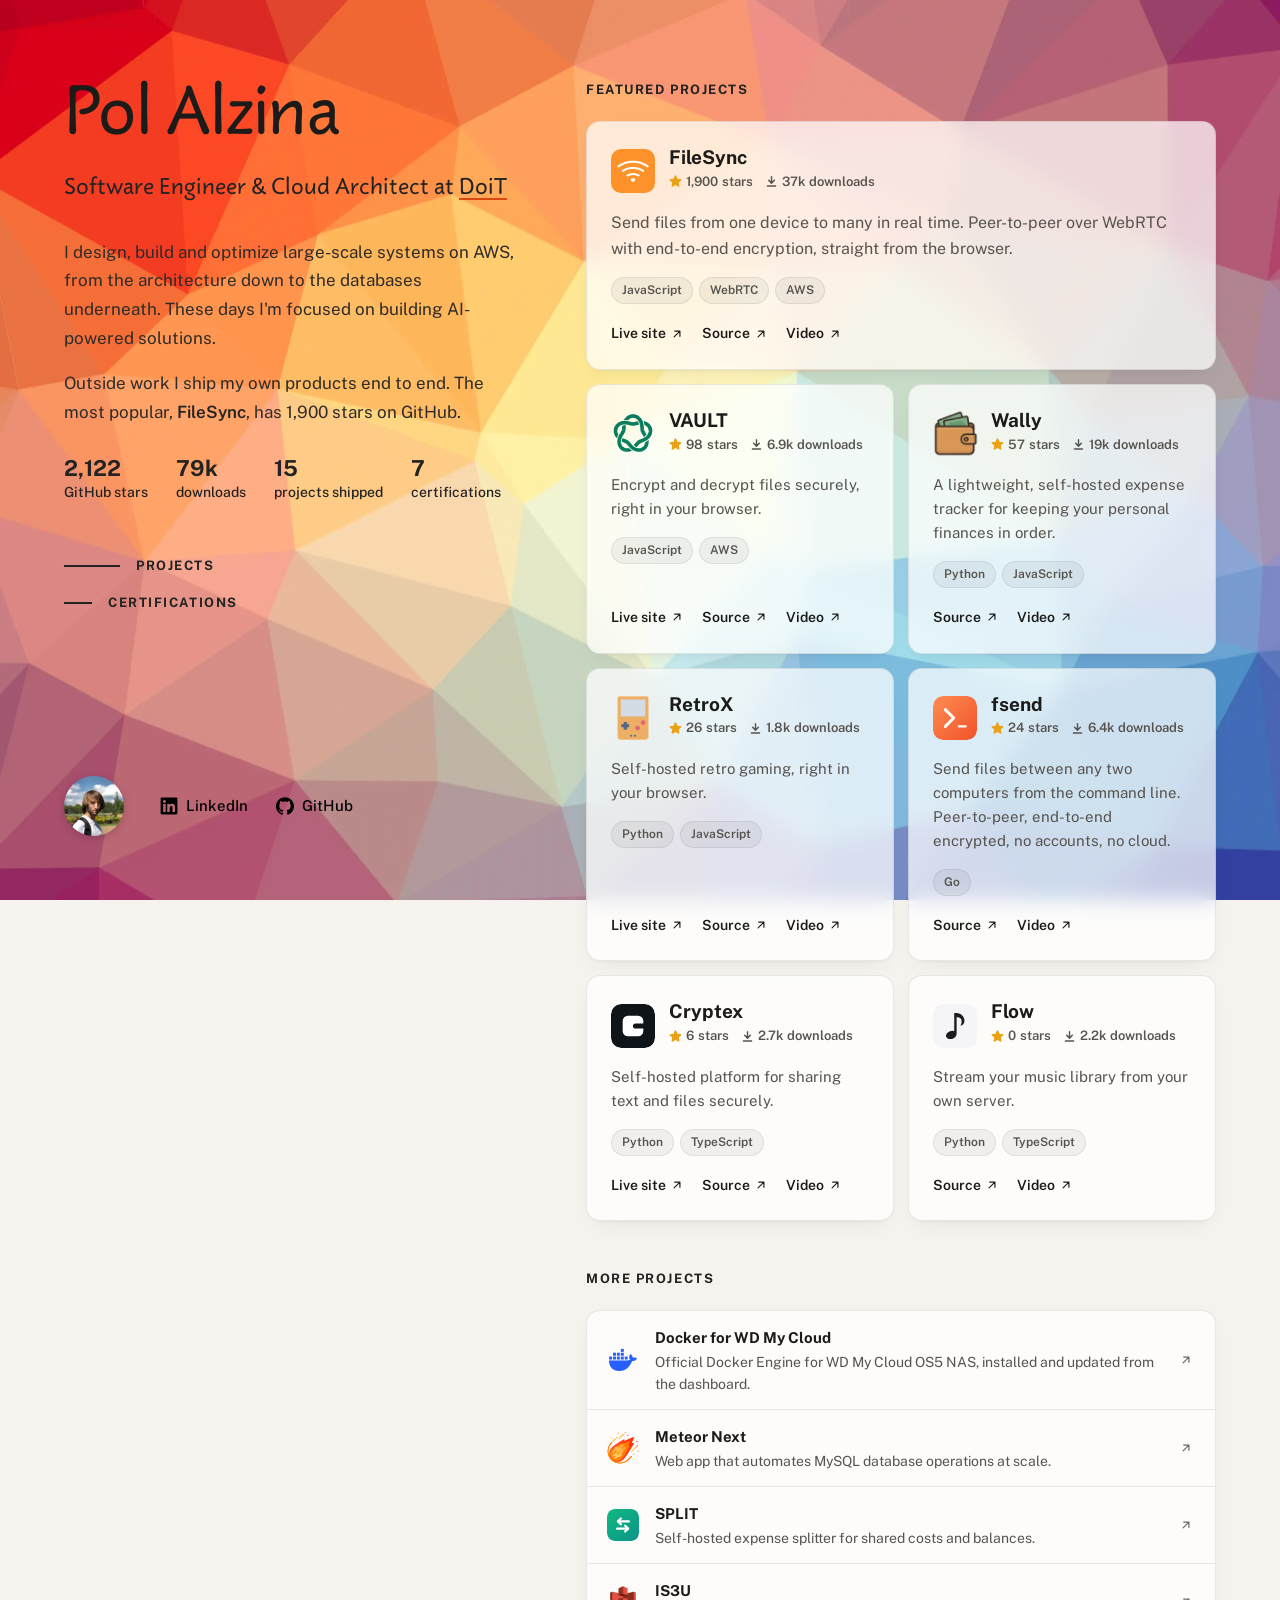
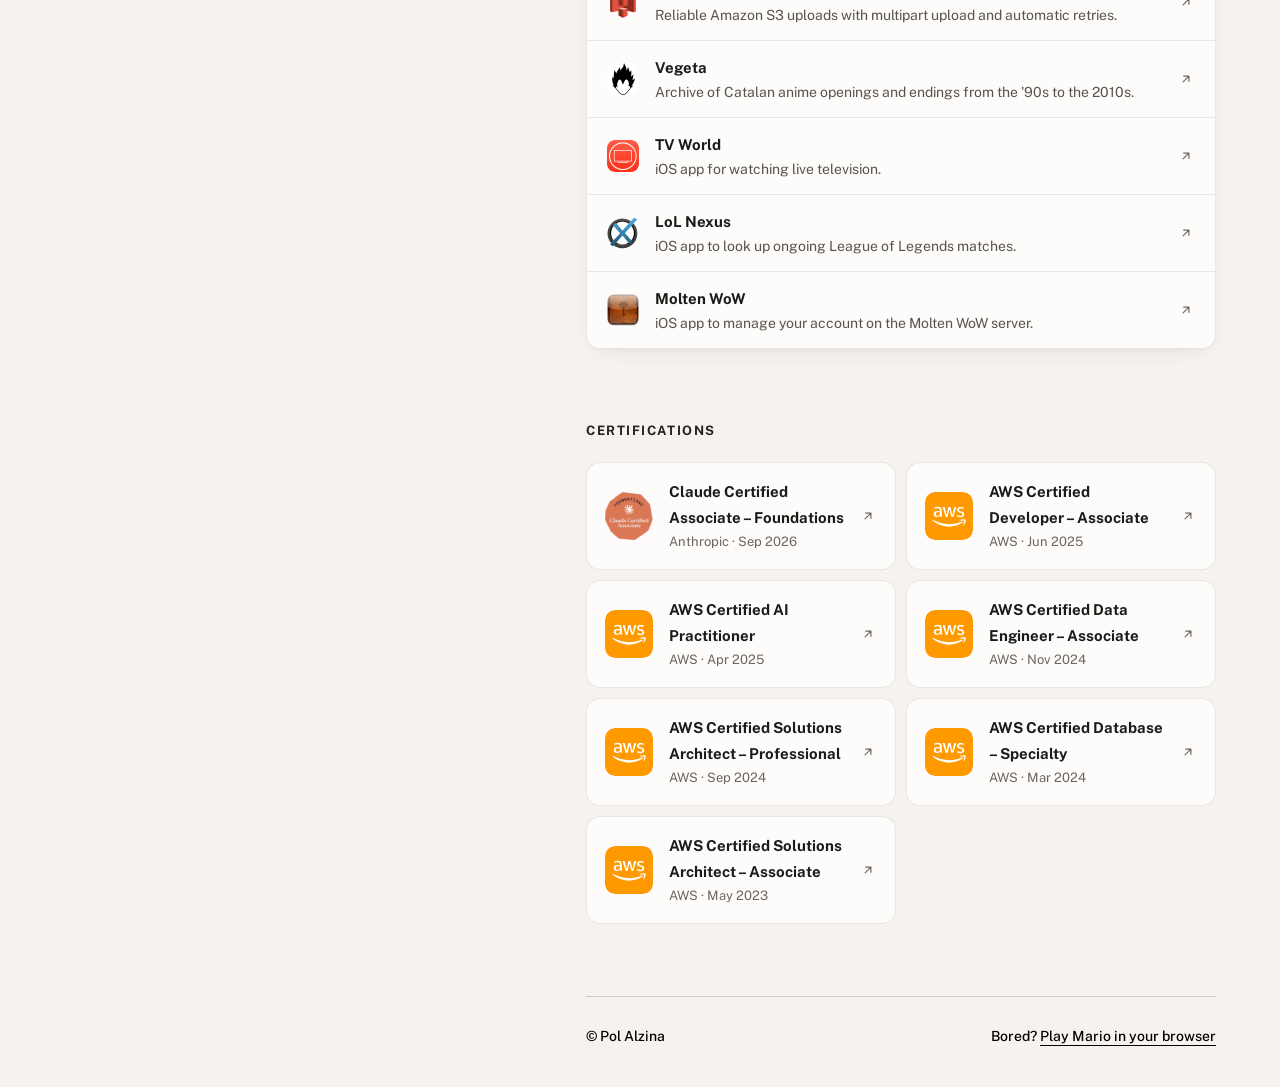
<file: index.html>
<!DOCTYPE html>
<html lang="en">
  <head>
    <meta charset="utf-8" />
    <meta name="viewport" content="width=device-width, initial-scale=1" />
    <title>Pol Alzina — Software Engineer &amp; Cloud Architect</title>
    <meta name="description" content="Pol Alzina is a Software Engineer &amp; Cloud Architect at DoiT based in Barcelona, specializing in AWS, cloud architecture and database engineering. Creator of FileSync and other open-source projects." />
    <meta name="robots" content="index, follow, max-image-preview:large, max-snippet:-1" />
    <meta name="author" content="Pol Alzina" />
    <link rel="canonical" href="https://pol.alzina.dev/" />
    <meta name="theme-color" content="#f6f3ee" />

    <!-- Social previews (LinkedIn, Slack, X…) need absolute URLs -->
    <meta property="og:type" content="profile" />
    <meta property="og:locale" content="en_US" />
    <meta property="profile:first_name" content="Pol" />
    <meta property="profile:last_name" content="Alzina" />
    <meta property="og:url" content="https://pol.alzina.dev/" />
    <meta property="og:site_name" content="Pol Alzina" />
    <meta property="og:title" content="Pol Alzina — Software Engineer &amp; Cloud Architect" />
    <meta property="og:description" content="AWS, cloud architecture and database engineering at DoiT. Creator of FileSync (1.9k★ on GitHub)." />
    <meta property="og:image" content="https://pol.alzina.dev/images/og.jpg" />
    <meta property="og:image:width" content="1200" />
    <meta property="og:image:height" content="630" />
    <meta property="og:image:alt" content="Pol Alzina — Software Engineer &amp; Cloud Architect" />
    <meta name="twitter:card" content="summary_large_image" />

    <link rel="icon" href="/favicon.ico" sizes="any" />
    <link rel="icon" type="image/png" sizes="96x96" href="images/favicon/favicon-96x96.png" />
    <link rel="icon" type="image/png" sizes="32x32" href="images/favicon/favicon-32x32.png" />
    <link rel="icon" type="image/png" sizes="16x16" href="images/favicon/favicon-16x16.png" />
    <link rel="apple-touch-icon" sizes="180x180" href="images/favicon/apple-touch-icon.png" />

    <link rel="preload" href="fonts/rocio.woff2" as="font" type="font/woff2" crossorigin />
    <link rel="preconnect" href="https://fonts.googleapis.com" />
    <link rel="preconnect" href="https://fonts.gstatic.com" crossorigin />
    <link rel="stylesheet" href="https://fonts.googleapis.com/css2?family=Public+Sans:wght@400;500;600;700&display=swap" />
    <link rel="stylesheet" href="css/style.css" />

    <script type="application/ld+json">
      {
        "@context": "https://schema.org",
        "@graph": [
          {
            "@type": "WebSite",
            "@id": "https://pol.alzina.dev/#website",
            "url": "https://pol.alzina.dev/",
            "name": "Pol Alzina",
            "inLanguage": "en",
            "publisher": {
              "@id": "https://pol.alzina.dev/#person"
            }
          },
          {
            "@type": "ProfilePage",
            "@id": "https://pol.alzina.dev/#profilepage",
            "url": "https://pol.alzina.dev/",
            "name": "Pol Alzina — Software Engineer & Cloud Architect",
            "isPartOf": {
              "@id": "https://pol.alzina.dev/#website"
            },
            "mainEntity": {
              "@id": "https://pol.alzina.dev/#person"
            },
            "dateModified": "2026-11-15T12:00:00+01:00",
            "inLanguage": "en"
          },
          {
            "@type": "Person",
            "@id": "https://pol.alzina.dev/#person",
            "name": "Pol Alzina",
            "givenName": "Pol",
            "familyName": "Alzina",
            "url": "https://pol.alzina.dev/",
            "image": {
              "@type": "ImageObject",
              "url": "https://pol.alzina.dev/images/profile.jpg",
              "width": 500,
              "height": 500
            },
            "description": "Software Engineer & Cloud Architect at DoiT, specializing in AWS, cloud architecture and database engineering. Creator of FileSync.",
            "jobTitle": "Software Engineer & Cloud Architect",
            "worksFor": {
              "@type": "Organization",
              "name": "DoiT",
              "url": "https://www.doit.com"
            },
            "address": {
              "@type": "PostalAddress",
              "addressLocality": "Barcelona",
              "addressCountry": "ES"
            },
            "knowsAbout": [
              "Amazon Web Services (AWS)",
              "Cloud architecture",
              "Database engineering",
              "MySQL",
              "Amazon Aurora",
              "Software engineering",
              "AI-powered applications",
              "WebRTC",
              "Python",
              "JavaScript",
              "Go"
            ],
            "hasCredential": [
              {
                "@type": "EducationalOccupationalCredential",
                "name": "Claude Certified Associate – Foundations",
                "credentialCategory": "certification",
                "recognizedBy": {
                  "@type": "Organization",
                  "name": "Anthropic",
                  "url": "https://www.anthropic.com"
                },
                "dateCreated": "2026-09",
                "url": "https://pol.alzina.dev/certifications/claude-certified-associate-foundations.pdf"
              },
              {
                "@type": "EducationalOccupationalCredential",
                "name": "AWS Certified Developer – Associate",
                "credentialCategory": "certification",
                "recognizedBy": {
                  "@type": "Organization",
                  "name": "Amazon Web Services",
                  "url": "https://aws.amazon.com"
                },
                "dateCreated": "2025-06",
                "url": "https://cp.certmetrics.com/amazon/en/public/verify/credential/2391698214af48799ac81487aa5f0353"
              },
              {
                "@type": "EducationalOccupationalCredential",
                "name": "AWS Certified AI Practitioner",
                "credentialCategory": "certification",
                "recognizedBy": {
                  "@type": "Organization",
                  "name": "Amazon Web Services",
                  "url": "https://aws.amazon.com"
                },
                "dateCreated": "2025-04",
                "url": "https://cp.certmetrics.com/amazon/en/public/verify/credential/fcd564f483ae4cfa94ff9d164bcd5252"
              },
              {
                "@type": "EducationalOccupationalCredential",
                "name": "AWS Certified Data Engineer – Associate",
                "credentialCategory": "certification",
                "recognizedBy": {
                  "@type": "Organization",
                  "name": "Amazon Web Services",
                  "url": "https://aws.amazon.com"
                },
                "dateCreated": "2024-11",
                "url": "https://cp.certmetrics.com/amazon/en/public/verify/credential/151e5a1d30874c1f9817b374003370be"
              },
              {
                "@type": "EducationalOccupationalCredential",
                "name": "AWS Certified Solutions Architect – Professional",
                "credentialCategory": "certification",
                "recognizedBy": {
                  "@type": "Organization",
                  "name": "Amazon Web Services",
                  "url": "https://aws.amazon.com"
                },
                "dateCreated": "2024-09",
                "url": "https://cp.certmetrics.com/amazon/en/public/verify/credential/a61a0dd3cb1246a488893493e1e09986"
              },
              {
                "@type": "EducationalOccupationalCredential",
                "name": "AWS Certified Database – Specialty",
                "credentialCategory": "certification",
                "recognizedBy": {
                  "@type": "Organization",
                  "name": "Amazon Web Services",
                  "url": "https://aws.amazon.com"
                },
                "dateCreated": "2024-03",
                "url": "https://cp.certmetrics.com/amazon/en/public/verify/credential/18cd20d3a6d945a9bd944d0d09c38167"
              },
              {
                "@type": "EducationalOccupationalCredential",
                "name": "AWS Certified Solutions Architect – Associate",
                "credentialCategory": "certification",
                "recognizedBy": {
                  "@type": "Organization",
                  "name": "Amazon Web Services",
                  "url": "https://aws.amazon.com"
                },
                "dateCreated": "2023-05",
                "url": "https://cp.certmetrics.com/amazon/en/public/verify/credential/PXWKZVH14BV1QS50"
              }
            ],
            "sameAs": [
              "https://www.linkedin.com/in/polalzina",
              "https://github.com/polius"
            ]
          }
        ]
      }
    </script>
  </head>
  <body>
    <!-- Icon sprite, referenced with <use href="#…"> -->
    <svg class="icons" aria-hidden="true" xmlns="http://www.w3.org/2000/svg">
      <symbol id="i-arrow" viewBox="0 0 24 24"><path d="M7 17 17 7M8 7h9v9" stroke-linecap="round" stroke-linejoin="round"/></symbol>
      <symbol id="i-star" viewBox="0 0 16 16"><path d="M8 .25a.75.75 0 0 1 .673.418l1.882 3.815 4.21.612a.75.75 0 0 1 .416 1.279l-3.046 2.97.719 4.192a.751.751 0 0 1-1.088.791L8 12.347l-3.766 1.98a.75.75 0 0 1-1.088-.79l.72-4.194L.818 6.374a.75.75 0 0 1 .416-1.28l4.21-.611L7.327.668A.75.75 0 0 1 8 .25Z"/></symbol>
      <symbol id="i-download" viewBox="0 0 16 16"><path d="M8 2v8M4.5 6.5 8 10l3.5-3.5M3 13.5h10" stroke-linecap="round" stroke-linejoin="round"/></symbol>
      <symbol id="i-linkedin" viewBox="-16 16 480 480"><path d="M416 32H31.9C14.3 32 0 46.5 0 64.3v383.4C0 465.5 14.3 480 31.9 480H416c17.6 0 32-14.5 32-32.3V64.3c0-17.8-14.4-32.3-32-32.3zM135.4 416H69V202.2h66.5V416zm-33.2-243c-21.3 0-38.5-17.3-38.5-38.5S80.9 96 102.2 96c21.2 0 38.5 17.3 38.5 38.5 0 21.3-17.2 38.5-38.5 38.5zm282.1 243h-66.4V312c0-24.8-.5-56.7-34.5-56.7-34.6 0-39.9 27-39.9 54.9V416h-66.4V202.2h63.7v29.2h.9c8.9-16.8 30.6-34.5 62.9-34.5 67.2 0 79.7 44.3 79.7 101.9V416z"/></symbol>
      <symbol id="i-github" viewBox="0 0 24 24"><path d="M12 .297c-6.63 0-12 5.373-12 12 0 5.303 3.438 9.8 8.205 11.385.6.113.82-.258.82-.577 0-.285-.01-1.04-.015-2.04-3.338.724-4.042-1.61-4.042-1.61C4.422 18.07 3.633 17.7 3.633 17.7c-1.087-.744.084-.729.084-.729 1.205.084 1.838 1.236 1.838 1.236 1.07 1.835 2.809 1.305 3.495.998.108-.776.417-1.305.76-1.605-2.665-.3-5.466-1.332-5.466-5.93 0-1.31.465-2.38 1.235-3.22-.135-.303-.54-1.523.105-3.176 0 0 1.005-.322 3.3 1.23.96-.267 1.98-.399 3-.405 1.02.006 2.04.138 3 .405 2.28-1.552 3.285-1.23 3.285-1.23.645 1.653.24 2.873.12 3.176.765.84 1.23 1.91 1.23 3.22 0 4.61-2.805 5.625-5.475 5.92.42.36.81 1.096.81 2.22 0 1.606-.015 2.896-.015 3.286 0 .315.21.69.825.57C20.565 22.092 24 17.592 24 12.297c0-6.627-5.373-12-12-12"/></symbol>
      <symbol id="i-aws" viewBox="15 15 70 70"><rect x="15" y="15" width="70" height="70" rx="14" fill="#f90"/><g fill="#fff"><path d="m39.4 47c0 .6.1 1.1.2 1.4.1.4.3.7.5 1.2.1.1.1.3.1.4 0 .2-.1.3-.3.5l-1 .7c-.2.1-.3.1-.4.1-.2 0-.3-.1-.5-.2-.2-.2-.4-.5-.6-.8s-.3-.6-.5-1c-1.3 1.5-2.9 2.2-4.8 2.2-1.4 0-2.4-.4-3.2-1.2s-1.2-1.8-1.2-3.1c0-1.4.5-2.5 1.5-3.3s2.3-1.3 4-1.3c.5 0 1.1 0 1.7.1s1.2.2 1.9.4v-1.1c0-1.2-.3-2.1-.8-2.6s-1.4-.8-2.6-.8c-.6 0-1.1.1-1.7.2s-1.2.3-1.7.6c-.3.1-.5.2-.6.2s-.2 0-.3 0c-.2 0-.3-.2-.3-.5v-.8c0-.3 0-.5.1-.6s.2-.2.5-.3c.6-.3 1.2-.5 2-.7s1.6-.3 2.5-.3c1.9 0 3.3.4 4.2 1.3s1.3 2.2 1.3 4zm-6.6 2.5c.5 0 1.1-.1 1.7-.3s1.1-.5 1.5-1c.3-.3.4-.6.6-1 .1-.4.2-.9.2-1.4v-.8c-.5-.1-1-.2-1.5-.3s-1-.1-1.5-.1c-1.1 0-1.9.2-2.4.7-.5.4-.8 1.1-.8 1.9s.2 1.3.6 1.7c.3.4.8.6 1.6.6zm13 1.7c-.3 0-.5-.1-.6-.2s-.2-.3-.3-.6l-3.9-12.5c-.1-.3-.1-.5-.1-.7 0-.3.1-.4.4-.4h1.6c.3 0 .5.1.6.2s.2.3.3.6l2.7 10.7 2.5-10.7c.1-.3.2-.5.3-.6s.3-.2.7-.2h1.3c.3 0 .5.1.7.2.1.1.2.3.3.6l2.6 10.9 2.8-10.9c.1-.3.2-.5.3-.6s.3-.2.6-.2h1.5c.3 0 .4.1.4.4v.3c0 .1-.1.2-.1.4l-3.9 12.5c-.1.3-.2.5-.3.6s-.3.2-.6.2h-1.4c-.3 0-.5-.1-.7-.2-.1-.1-.2-.3-.3-.7l-2.5-10.3-2.5 10.4c-.1.3-.2.5-.3.7-.1.1-.4.2-.7.2h-1.4zm20.8.5c-.9 0-1.7-.1-2.5-.3s-1.4-.4-1.9-.7c-.3-.2-.4-.3-.5-.5s-.1-.3-.1-.5v-.7c0-.3.1-.5.4-.5.1 0 .2 0 .3.1.1 0 .2.1.4.2.5.2 1.1.4 1.8.6.6.1 1.3.2 1.9.2 1 0 1.8-.2 2.4-.5.6-.4.8-.9.8-1.5 0-.5-.1-.8-.4-1.1s-.8-.6-1.6-.9l-2.4-.7c-1.2-.4-2.1-.9-2.6-1.6s-.8-1.5-.8-2.4c0-.7.1-1.3.4-1.8s.7-1 1.2-1.3c.5-.4 1-.6 1.7-.8.6-.2 1.3-.3 2-.3.4 0 .7 0 1.1.1.4 0 .7.1 1 .2s.6.2.9.3.5.2.7.3.4.3.5.4.1.3.1.5v.8c0 .3-.1.5-.4.5-.1 0-.3-.1-.6-.2-.9-.4-2-.6-3.1-.6-.9 0-1.6.2-2.2.5-.5.3-.8.8-.8 1.4 0 .5.2.8.5 1.1s.9.6 1.8.9l2.3.7c1.2.4 2 .9 2.5 1.6s.8 1.4.8 2.3c0 .7-.1 1.3-.4 1.9s-.7 1-1.2 1.4-1.1.7-1.8.9c-.6-.1-1.3 0-2.2 0z"/><path clip-rule="evenodd" fill-rule="evenodd" d="m69.7 59.5c-5.3 3.9-13.1 6-19.7 6-9.3 0-17.8-3.5-24.1-9.2-.5-.5-.1-1.1.5-.7 6.9 4 15.4 6.4 24.1 6.4 5.9 0 12.4-1.2 18.4-3.8.9-.3 1.7.7.8 1.3z"/><path clip-rule="evenodd" fill-rule="evenodd" d="m71.9 57c-.7-.9-4.5-.4-6.2-.2-.5.1-.6-.4-.1-.7 3.1-2.1 8.1-1.5 8.6-.8.6.7-.2 5.7-3 8.1-.4.4-.9.2-.7-.3.7-1.6 2.1-5.2 1.4-6.1z"/></g></symbol>
    </svg>

    <div class="layout">
      <!-- ============ Intro ============ -->
      <header class="intro">
        <div>
          <h1 class="name rise">Pol Alzina</h1>
          <p class="role rise rise-2">Software Engineer &amp; Cloud&nbsp;Architect at&nbsp;<a href="https://www.doit.com" target="_blank" rel="noopener noreferrer">DoiT</a></p>

          <div class="rise rise-3">
            <!-- TODO: swap the first sentence for 1–2 concrete results from your work,
                 e.g. "Cut a customer's RDS bill by 40%" or "Migrated 20 TB to Aurora with zero downtime". -->
            <p class="bio">I design, build and optimize large-scale systems on AWS, from the architecture down to the databases underneath. These days I'm focused on building AI-powered solutions.</p>
            <p class="bio">Outside work I ship my own products end to end. The most popular, <strong data-top-name>FileSync</strong>, has <span data-top-stars>1,900</span> stars on GitHub.</p>

            <ul class="stats" aria-label="Highlights">
              <li><strong data-stars-total>2,122</strong> GitHub stars</li>
              <!-- Total covers every Docker image, including ones not shown as cards -->
              <li><strong data-downloads-total data-docker-extra="poliuscorp/split poliuscorp/plexy">79k</strong> downloads</li>
              <li><strong data-projects-total>15</strong> projects shipped</li>
              <li><strong>7</strong> certifications</li>
            </ul>
          </div>

          <nav class="nav rise rise-4" aria-label="Sections">
            <a href="#projects">Projects</a>
            <a href="#certifications">Certifications</a>
          </nav>
        </div>

        <div class="contact rise rise-4">
          <img class="avatar" src="images/profile-180.webp" width="60" height="60" alt="Portrait of Pol Alzina" />
          <div class="contact-links">
            <!-- TODO: if you want recruiters to email you, point this to mailto:you@… instead -->
            <a class="social-link" href="https://www.linkedin.com/in/polalzina" target="_blank" rel="noopener noreferrer">
              <svg aria-hidden="true"><use href="#i-linkedin"/></svg>LinkedIn
            </a>
            <a class="social-link" href="https://github.com/polius" target="_blank" rel="noopener noreferrer">
              <svg aria-hidden="true"><use href="#i-github"/></svg>GitHub
            </a>
          </div>
        </div>
      </header>

      <!-- ============ Content ============ -->
      <main class="content">
        <section id="projects" aria-labelledby="projects-title">
          <h2 class="section-title" id="projects-title">Featured projects</h2>

          <div class="featured">
            <article class="card" data-sort-repo="FileSync">
              <div class="card-head">
                <img class="logo" src="images/logos/filesync.png" width="44" height="44" alt="" />
                <div>
                  <h3 class="card-title"><a href="https://filesync.app" target="_blank" rel="noopener noreferrer">FileSync</a></h3>
                  <span class="stars"><svg aria-hidden="true"><use href="#i-star"/></svg><span data-repo="FileSync">1,900</span> stars</span><span class="downloads"><svg aria-hidden="true"><use href="#i-download"/></svg><span data-docker="poliuscorp/filesync">37k</span> downloads</span>
                </div>
              </div>
              <p class="card-desc">Send files from one device to many in real time. Peer-to-peer over WebRTC with end-to-end encryption, straight from the browser.</p>
              <ul class="tags" aria-label="Tech stack"><li>JavaScript</li><li>WebRTC</li><li>AWS</li></ul>
              <div class="card-links">
                <a href="https://filesync.app" target="_blank" rel="noopener noreferrer">Live site<svg class="arrow" aria-hidden="true"><use href="#i-arrow"/></svg></a>
                <a href="https://github.com/polius/FileSync" target="_blank" rel="noopener noreferrer">Source<svg class="arrow" aria-hidden="true"><use href="#i-arrow"/></svg></a>
                <a href="videos/filesync.mp4" target="_blank" rel="noopener noreferrer">Video<svg class="arrow" aria-hidden="true"><use href="#i-arrow"/></svg></a>
              </div>
            </article>

            <article class="card" data-sort-repo="VAULT">
              <div class="card-head">
                <img class="logo" src="images/logos/vault.svg" width="44" height="44" alt="" />
                <div>
                  <h3 class="card-title"><a href="https://vault.alzina.dev" target="_blank" rel="noopener noreferrer">VAULT</a></h3>
                  <span class="stars"><svg aria-hidden="true"><use href="#i-star"/></svg><span data-repo="VAULT">98</span> stars</span><span class="downloads"><svg aria-hidden="true"><use href="#i-download"/></svg><span data-docker="poliuscorp/vault">6.9k</span> downloads</span>
                </div>
              </div>
              <p class="card-desc">Encrypt and decrypt files securely, right in your browser.</p>
              <ul class="tags" aria-label="Tech stack"><li>JavaScript</li><li>AWS</li></ul>
              <div class="card-links">
                <a href="https://vault.alzina.dev" target="_blank" rel="noopener noreferrer">Live site<svg class="arrow" aria-hidden="true"><use href="#i-arrow"/></svg></a>
                <a href="https://github.com/polius/VAULT" target="_blank" rel="noopener noreferrer">Source<svg class="arrow" aria-hidden="true"><use href="#i-arrow"/></svg></a>
                <a href="videos/vault.mp4" target="_blank" rel="noopener noreferrer">Video<svg class="arrow" aria-hidden="true"><use href="#i-arrow"/></svg></a>
              </div>
            </article>

            <article class="card" data-sort-repo="Wally">
              <div class="card-head">
                <img class="logo" style="--logo-scale: 1.35" src="images/logos/wally.png" width="44" height="44" alt="" />
                <div>
                  <h3 class="card-title"><a href="https://github.com/polius/Wally" target="_blank" rel="noopener noreferrer">Wally</a></h3>
                  <span class="stars"><svg aria-hidden="true"><use href="#i-star"/></svg><span data-repo="Wally">57</span> stars</span><span class="downloads"><svg aria-hidden="true"><use href="#i-download"/></svg><span data-docker="poliuscorp/wally">19k</span> downloads</span>
                </div>
              </div>
              <p class="card-desc">A lightweight, self-hosted expense tracker for keeping your personal finances in order.</p>
              <ul class="tags" aria-label="Tech stack"><li>Python</li><li>JavaScript</li></ul>
              <div class="card-links">
                <a href="https://github.com/polius/Wally" target="_blank" rel="noopener noreferrer">Source<svg class="arrow" aria-hidden="true"><use href="#i-arrow"/></svg></a>
                <a href="videos/wally.mp4" target="_blank" rel="noopener noreferrer">Video<svg class="arrow" aria-hidden="true"><use href="#i-arrow"/></svg></a>
              </div>
            </article>

            <article class="card" data-sort-repo="RetroX">
              <div class="card-head">
                <img class="logo" style="--logo-scale: 1.13" src="images/logos/retrox.png" width="44" height="44" alt="" />
                <div>
                  <h3 class="card-title"><a href="https://retrox.app" target="_blank" rel="noopener noreferrer">RetroX</a></h3>
                  <span class="stars"><svg aria-hidden="true"><use href="#i-star"/></svg><span data-repo="RetroX">26</span> stars</span><span class="downloads"><svg aria-hidden="true"><use href="#i-download"/></svg><span data-docker="poliuscorp/retrox">1.8k</span> downloads</span>
                </div>
              </div>
              <p class="card-desc">Self-hosted retro gaming, right in your browser.</p>
              <ul class="tags" aria-label="Tech stack"><li>Python</li><li>JavaScript</li></ul>
              <div class="card-links">
                <a href="https://retrox.app" target="_blank" rel="noopener noreferrer">Live site<svg class="arrow" aria-hidden="true"><use href="#i-arrow"/></svg></a>
                <a href="https://github.com/polius/RetroX" target="_blank" rel="noopener noreferrer">Source<svg class="arrow" aria-hidden="true"><use href="#i-arrow"/></svg></a>
                <a href="videos/retrox.mp4" target="_blank" rel="noopener noreferrer">Video<svg class="arrow" aria-hidden="true"><use href="#i-arrow"/></svg></a>
              </div>
            </article>

            <article class="card" data-sort-repo="fsend">
              <div class="card-head">
                <img class="logo" src="images/logos/fsend.svg" width="44" height="44" alt="" />
                <div>
                  <h3 class="card-title"><a href="https://github.com/polius/fsend" target="_blank" rel="noopener noreferrer">fsend</a></h3>
                  <span class="stars"><svg aria-hidden="true"><use href="#i-star"/></svg><span data-repo="fsend">24</span> stars</span><span class="downloads"><svg aria-hidden="true"><use href="#i-download"/></svg><span data-docker="poliuscorp/fsend" data-releases="polius/fsend">6.4k</span> downloads</span>
                </div>
              </div>
              <p class="card-desc">Send files between any two computers from the command line. Peer-to-peer, end-to-end encrypted, no accounts, no cloud.</p>
              <ul class="tags" aria-label="Tech stack"><li>Go</li></ul>
              <div class="card-links">
                <a href="https://github.com/polius/fsend" target="_blank" rel="noopener noreferrer">Source<svg class="arrow" aria-hidden="true"><use href="#i-arrow"/></svg></a>
                <a href="videos/fsend.mp4" target="_blank" rel="noopener noreferrer">Video<svg class="arrow" aria-hidden="true"><use href="#i-arrow"/></svg></a>
              </div>
            </article>

            <article class="card" data-sort-repo="Cryptex">
              <div class="card-head">
                <img class="logo" src="images/logos/cryptex.svg" width="44" height="44" alt="" />
                <div>
                  <h3 class="card-title"><a href="https://cryptex.alzina.dev" target="_blank" rel="noopener noreferrer">Cryptex</a></h3>
                  <span class="stars"><svg aria-hidden="true"><use href="#i-star"/></svg><span data-repo="Cryptex">6</span> stars</span><span class="downloads"><svg aria-hidden="true"><use href="#i-download"/></svg><span data-docker="poliuscorp/cryptex">2.7k</span> downloads</span>
                </div>
              </div>
              <p class="card-desc">Self-hosted platform for sharing text and files securely.</p>
              <ul class="tags" aria-label="Tech stack"><li>Python</li><li>TypeScript</li></ul>
              <div class="card-links">
                <a href="https://cryptex.alzina.dev" target="_blank" rel="noopener noreferrer">Live site<svg class="arrow" aria-hidden="true"><use href="#i-arrow"/></svg></a>
                <a href="https://github.com/polius/Cryptex" target="_blank" rel="noopener noreferrer">Source<svg class="arrow" aria-hidden="true"><use href="#i-arrow"/></svg></a>
                <a href="videos/cryptex.mp4" target="_blank" rel="noopener noreferrer">Video<svg class="arrow" aria-hidden="true"><use href="#i-arrow"/></svg></a>
              </div>
            </article>

            <article class="card" data-sort-repo="Flow">
              <div class="card-head">
                <img class="logo" src="images/logos/flow.svg" width="44" height="44" alt="" />
                <div>
                  <h3 class="card-title"><a href="https://github.com/polius/Flow" target="_blank" rel="noopener noreferrer">Flow</a></h3>
                  <span class="stars"><svg aria-hidden="true"><use href="#i-star"/></svg><span data-repo="Flow">0</span> stars</span><span class="downloads"><svg aria-hidden="true"><use href="#i-download"/></svg><span data-docker="poliuscorp/flow">2.2k</span> downloads</span>
                </div>
              </div>
              <p class="card-desc">Stream your music library from your own server.</p>
              <ul class="tags" aria-label="Tech stack"><li>Python</li><li>TypeScript</li></ul>
              <div class="card-links">
                <a href="https://github.com/polius/Flow" target="_blank" rel="noopener noreferrer">Source<svg class="arrow" aria-hidden="true"><use href="#i-arrow"/></svg></a>
                <a href="videos/flow.mp4" target="_blank" rel="noopener noreferrer">Video<svg class="arrow" aria-hidden="true"><use href="#i-arrow"/></svg></a>
              </div>
            </article>
          </div>

          <h3 class="subhead">More projects</h3>
          <ul class="list">
            <li>
              <a href="https://github.com/polius/wd-mycloud-docker" target="_blank" rel="noopener noreferrer">
                <img class="logo" src="images/logos/wd-mycloud-docker.png" width="32" height="32" alt="" loading="lazy" decoding="async" />
                <span><span class="list-name">Docker for WD My Cloud</span><span class="list-desc">Official Docker Engine for WD My Cloud OS5 NAS, installed and updated from the dashboard.</span></span>
                <svg class="arrow" aria-hidden="true"><use href="#i-arrow"/></svg>
              </a>
            </li>
            <li>
              <a href="https://meteor.alzina.dev" target="_blank" rel="noopener noreferrer">
                <img class="logo" style="--logo-scale: 1.05" src="images/logos/meteornext.png" width="32" height="32" alt="" loading="lazy" decoding="async" />
                <span><span class="list-name">Meteor Next</span><span class="list-desc">Web app that automates MySQL database operations at scale.</span></span>
                <svg class="arrow" aria-hidden="true"><use href="#i-arrow"/></svg>
              </a>
            </li>
            <li>
              <a href="https://split.alzina.dev" target="_blank" rel="noopener noreferrer">
                <img class="logo" src="images/logos/split.svg" width="32" height="32" alt="" loading="lazy" decoding="async" />
                <span><span class="list-name">SPLIT</span><span class="list-desc">Self-hosted expense splitter for shared costs and balances.</span></span>
                <svg class="arrow" aria-hidden="true"><use href="#i-arrow"/></svg>
              </a>
            </li>
            <li>
              <a href="https://github.com/polius/intelligent-s3-upload" target="_blank" rel="noopener noreferrer">
                <img class="logo" src="images/logos/is3u.png" width="32" height="32" alt="" loading="lazy" decoding="async" />
                <span><span class="list-name">IS3U</span><span class="list-desc">Reliable Amazon S3 uploads with multipart upload and automatic retries.</span></span>
                <svg class="arrow" aria-hidden="true"><use href="#i-arrow"/></svg>
              </a>
            </li>
            <li>
              <a href="https://www.vegeta.cat" target="_blank" rel="noopener noreferrer">
                <img class="logo" src="images/logos/vegeta.png" width="32" height="32" alt="" loading="lazy" decoding="async" />
                <span><span class="list-name">Vegeta</span><span class="list-desc">Archive of Catalan anime openings and endings from the '90s to the 2010s.</span></span>
                <svg class="arrow" aria-hidden="true"><use href="#i-arrow"/></svg>
              </a>
            </li>
            <li>
              <a href="https://tvworld.alzina.dev" target="_blank" rel="noopener noreferrer">
                <img class="logo" src="images/logos/tvworld.png" width="32" height="32" alt="" loading="lazy" decoding="async" />
                <span><span class="list-name">TV World</span><span class="list-desc">iOS app for watching live television.</span></span>
                <svg class="arrow" aria-hidden="true"><use href="#i-arrow"/></svg>
              </a>
            </li>
            <li>
              <a href="https://app.sensortower.com/overview/765059876" target="_blank" rel="noopener noreferrer">
                <img class="logo" src="images/logos/lolnexus.png" width="32" height="32" alt="" loading="lazy" decoding="async" />
                <span><span class="list-name">LoL Nexus</span><span class="list-desc">iOS app to look up ongoing League of Legends matches.</span></span>
                <svg class="arrow" aria-hidden="true"><use href="#i-arrow"/></svg>
              </a>
            </li>
            <li>
              <a href="https://mw.alzina.dev" target="_blank" rel="noopener noreferrer">
                <img class="logo" src="images/logos/moltenwow.png" width="32" height="32" alt="" loading="lazy" decoding="async" />
                <span><span class="list-name">Molten WoW</span><span class="list-desc">iOS app to manage your account on the Molten WoW server.</span></span>
                <svg class="arrow" aria-hidden="true"><use href="#i-arrow"/></svg>
              </a>
            </li>
          </ul>
        </section>

        <section id="certifications" aria-labelledby="certifications-title">
          <h2 class="section-title" id="certifications-title">Certifications</h2>
          <ul class="certs">
            <li>
              <a class="cert" href="certifications/claude-certified-associate-foundations.pdf" target="_blank" rel="noopener noreferrer">
                <img class="logo" src="images/logos/claude-cert.png" width="48" height="48" alt="" loading="lazy" decoding="async" />
                <span><span class="cert-name">Claude Certified Associate – Foundations</span><span class="cert-meta">Anthropic · Sep 2026</span></span>
                <svg class="arrow" aria-hidden="true"><use href="#i-arrow"/></svg>
              </a>
            </li>
            <li>
              <a class="cert" href="https://cp.certmetrics.com/amazon/en/public/verify/credential/2391698214af48799ac81487aa5f0353" target="_blank" rel="noopener noreferrer">
                <svg class="logo" aria-hidden="true"><use href="#i-aws"/></svg>
                <span><span class="cert-name">AWS Certified Developer – Associate</span><span class="cert-meta">AWS · Jun 2025</span></span>
                <svg class="arrow" aria-hidden="true"><use href="#i-arrow"/></svg>
              </a>
            </li>
            <li>
              <a class="cert" href="https://cp.certmetrics.com/amazon/en/public/verify/credential/fcd564f483ae4cfa94ff9d164bcd5252" target="_blank" rel="noopener noreferrer">
                <svg class="logo" aria-hidden="true"><use href="#i-aws"/></svg>
                <span><span class="cert-name">AWS Certified AI Practitioner</span><span class="cert-meta">AWS · Apr 2025</span></span>
                <svg class="arrow" aria-hidden="true"><use href="#i-arrow"/></svg>
              </a>
            </li>
            <li>
              <a class="cert" href="https://cp.certmetrics.com/amazon/en/public/verify/credential/151e5a1d30874c1f9817b374003370be" target="_blank" rel="noopener noreferrer">
                <svg class="logo" aria-hidden="true"><use href="#i-aws"/></svg>
                <span><span class="cert-name">AWS Certified Data Engineer – Associate</span><span class="cert-meta">AWS · Nov 2024</span></span>
                <svg class="arrow" aria-hidden="true"><use href="#i-arrow"/></svg>
              </a>
            </li>
            <li>
              <a class="cert" href="https://cp.certmetrics.com/amazon/en/public/verify/credential/a61a0dd3cb1246a488893493e1e09986" target="_blank" rel="noopener noreferrer">
                <svg class="logo" aria-hidden="true"><use href="#i-aws"/></svg>
                <span><span class="cert-name">AWS Certified Solutions Architect – Professional</span><span class="cert-meta">AWS · Sep 2024</span></span>
                <svg class="arrow" aria-hidden="true"><use href="#i-arrow"/></svg>
              </a>
            </li>
            <li>
              <a class="cert" href="https://cp.certmetrics.com/amazon/en/public/verify/credential/18cd20d3a6d945a9bd944d0d09c38167" target="_blank" rel="noopener noreferrer">
                <svg class="logo" aria-hidden="true"><use href="#i-aws"/></svg>
                <span><span class="cert-name">AWS Certified Database – Specialty</span><span class="cert-meta">AWS · Mar 2024</span></span>
                <svg class="arrow" aria-hidden="true"><use href="#i-arrow"/></svg>
              </a>
            </li>
            <li>
              <a class="cert" href="https://cp.certmetrics.com/amazon/en/public/verify/credential/PXWKZVH14BV1QS50" target="_blank" rel="noopener noreferrer">
                <svg class="logo" aria-hidden="true"><use href="#i-aws"/></svg>
                <span><span class="cert-name">AWS Certified Solutions Architect – Associate</span><span class="cert-meta">AWS · May 2023</span></span>
                <svg class="arrow" aria-hidden="true"><use href="#i-arrow"/></svg>
              </a>
            </li>
          </ul>
        </section>

        <footer class="footer">
          <p>© Pol Alzina</p>
          <p>Bored? <a href="https://mario.alzina.dev" target="_blank" rel="noopener noreferrer">Play Mario in your browser</a></p>
        </footer>
      </main>
    </div>

    <script>
      // Highlight the sidebar nav link of the section in view
      (function () {
        var links = document.querySelectorAll(".nav a");
        var observer = new IntersectionObserver(function (entries) {
          entries.forEach(function (entry) {
            if (!entry.isIntersecting) return;
            links.forEach(function (link) {
              link.classList.toggle("active", link.getAttribute("href") === "#" + entry.target.id);
            });
          });
        }, { rootMargin: "-30% 0px -60% 0px" });
        document.querySelectorAll("main section[id]").forEach(function (s) { observer.observe(s); });
      })();

      // Count the projects on the page so the intro number can't drift from the lists
      (function () {
        var total = document.querySelectorAll(".featured .card, .list > li").length;
        document.querySelectorAll("[data-projects-total]").forEach(function (el) { el.textContent = total; });
      })();

      // Refresh GitHub star counts live; the numbers in the HTML are the fallback if this fails
      (function () {
        function format(n) {
          return n.toLocaleString("en-US");
        }
        fetch("https://api.github.com/users/polius/repos?per_page=100")
          .then(function (res) { return res.ok ? res.json() : Promise.reject(res.status); })
          .then(function (repos) {
            var stars = {};
            var total = 0;
            repos.forEach(function (repo) {
              if (repo.fork) return;
              stars[repo.name.toLowerCase()] = repo.stargazers_count;
              total += repo.stargazers_count;
            });
            document.querySelectorAll("[data-repo]").forEach(function (el) {
              var count = stars[el.dataset.repo.toLowerCase()];
              if (count !== undefined) el.textContent = format(count);
            });
            document.querySelectorAll("[data-stars-total]").forEach(function (el) {
              el.textContent = format(total);
            });

            // Order featured cards by stars, most first.
            // Ties keep their HTML order; items without a repo stay at the end.
            // The "More projects" list stays in HTML order since it shows no star counts.
            // The first featured card gets the wide layout via CSS.
            document.querySelectorAll(".featured").forEach(function (group) {
              var items = Array.prototype.slice.call(group.querySelectorAll(":scope > [data-sort-repo]"));
              items.sort(function (a, b) {
                return (stars[b.dataset.sortRepo.toLowerCase()] || 0) - (stars[a.dataset.sortRepo.toLowerCase()] || 0);
              });
              items.forEach(function (item) { group.appendChild(item); });
              group.querySelectorAll(":scope > :not([data-sort-repo])").forEach(function (item) { group.appendChild(item); });
            });

            // Intro sentence names whichever shown project has the most stars
            var top = null;
            document.querySelectorAll("[data-sort-repo]").forEach(function (item) {
              var count = stars[item.dataset.sortRepo.toLowerCase()] || 0;
              if (!top || count > top.count) top = { item: item, count: count };
            });
            if (top) {
              var name = top.item.querySelector(".card-title a");
              document.querySelectorAll("[data-top-name]").forEach(function (el) { el.textContent = name.textContent; });
              document.querySelectorAll("[data-top-stars]").forEach(function (el) { el.textContent = format(top.count); });
            }
          })
          .catch(function () {});
      })();

      // Refresh download counts live: Docker Hub pulls, plus GitHub release downloads where the
      // project ships binaries. Docker Hub blocks browser requests (no CORS), so this goes through
      // shields.io, which returns rounded values like "37k". The HTML numbers are the fallback.
      (function () {
        function parse(text) {
          var m = /^([\d.]+)\s*([kMB]?)$/i.exec(String(text).trim());
          if (!m) return NaN;
          return parseFloat(m[1]) * ({ "": 1, k: 1e3, m: 1e6, b: 1e9 })[m[2].toLowerCase()];
        }
        function format(n) {
          var units = [[1e9, "B"], [1e6, "M"], [1e3, "k"]];
          for (var i = 0; i < units.length; i++) {
            if (n >= units[i][0]) {
              var x = n / units[i][0];
              return (x < 10 ? Math.round(x * 10) / 10 : Math.round(x)) + units[i][1];
            }
          }
          return String(Math.round(n));
        }
        function badge(path) {
          return fetch("https://img.shields.io/" + path + ".json")
            .then(function (res) { return res.ok ? res.json() : Promise.reject(res.status); })
            .then(function (data) {
              var n = parse(data.value);
              return isNaN(n) ? Promise.reject(data.value) : n;
            });
        }
        function sum(counts) {
          return counts.reduce(function (a, b) { return a + b; }, 0);
        }

        var all = [];
        document.querySelectorAll("[data-docker]").forEach(function (el) {
          var sources = [badge("docker/pulls/" + el.dataset.docker)];
          if (el.dataset.releases) sources.push(badge("github/downloads/" + el.dataset.releases + "/total"));
          var count = Promise.all(sources).then(sum);
          count.then(function (n) { el.textContent = format(n); }, function () {});
          all.push(count);
        });

        // The intro total adds images that have no card; if any source fails it keeps
        // the HTML fallback rather than showing an undercount
        document.querySelectorAll("[data-downloads-total]").forEach(function (el) {
          var extra = (el.dataset.dockerExtra || "").split(/\s+/).filter(Boolean).map(function (image) {
            return badge("docker/pulls/" + image);
          });
          Promise.all(all.concat(extra))
            .then(function (counts) { el.textContent = format(sum(counts)); })
            .catch(function () {});
        });
      })();
    </script>
  </body>
</html>
</file>
<file: css/style.css>
@font-face {
  font-family: "Rocio";
  src: url("../fonts/rocio.woff2") format("woff2");
  font-weight: 400;
  font-style: normal;
  font-display: swap;
}

/* ---------- Tokens ---------- */
:root {
  color-scheme: light;
  --bg: #f6f3ee;
  /* Translucent panels let the background image show through, like the original site */
  --surface: rgba(255, 255, 255, 0.72);
  --surface-hover: rgba(255, 255, 255, 0.86);
  --surface-blur: blur(10px);
  --border: rgba(28, 27, 25, 0.09);
  --border-strong: rgba(28, 27, 25, 0.18);
  --text: #1c1b19;
  --muted: #57534e;
  --faint: #6b665f; /* 13px text on the cards needs 4.5:1 */
  --accent: #d9480f;
  --accent-soft: rgba(217, 72, 15, 0.09);
  --shadow: 0 1px 2px rgba(28, 27, 25, 0.04), 0 8px 24px -12px rgba(28, 27, 25, 0.12);
  --shadow-hover: 0 2px 4px rgba(28, 27, 25, 0.05), 0 16px 40px -16px rgba(28, 27, 25, 0.22);
  /* Text placed directly on the background image */
  --on-bg: #232323;
  --on-bg-muted: #2e2b28;
  --on-bg-faint: rgba(35, 35, 35, 0.72);
  --radius: 14px;
  --font-sans: "Public Sans", -apple-system, BlinkMacSystemFont, "Segoe UI", Arial, sans-serif;
  --font-display: "Rocio", var(--font-sans);
}


/* ---------- Base ---------- */
*, *::before, *::after { box-sizing: border-box; }
html { scroll-behavior: smooth; -webkit-text-size-adjust: 100%; }
body {
  margin: 0;
  background: var(--bg);
  color: var(--text);
  font: 400 16px/1.6 var(--font-sans);
  -webkit-font-smoothing: antialiased;
}
/* Background image as a fixed, viewport-sized layer (background-attachment:fixed misbehaves
   on iOS Safari) */
body::before {
  content: "";
  position: fixed;
  inset: 0;
  z-index: -1;
  pointer-events: none;
  background: #232323 url("../images/bg.webp") center / cover no-repeat;
}
/* Everything sitting directly on the image uses the high-contrast "on-bg" text colours */
.intro, .section-title, .subhead, .footer {
  --text: var(--on-bg);
  --muted: var(--on-bg-muted);
  --faint: var(--on-bg-faint);
}
h1, h2, h3, p, ul { margin: 0; }
ul { padding: 0; list-style: none; }
img, svg { display: block; }
a { color: inherit; text-decoration: none; }
a:focus-visible { outline: 2px solid var(--accent); outline-offset: 3px; border-radius: 6px; }
/* On the background image the orange accent ring disappears, so use the dark text colour */
.intro a:focus-visible, .footer a:focus-visible { outline-color: var(--text); }
.icons { position: absolute; width: 0; height: 0; overflow: hidden; }

/* ---------- Layout ---------- */
.layout {
  max-width: 1440px;
  margin: 0 auto;
  padding: 0 20px;
}
@media (min-width: 1024px) {
  .layout {
    display: grid;
    grid-template-columns: minmax(0, 5fr) minmax(0, 7fr);
    gap: 72px;
    padding: 0 clamp(48px, 5vw, 88px);
  }
}

/* ---------- Intro column ---------- */
.intro { padding: 56px 0 8px; }
@media (min-width: 1024px) {
  .intro {
    position: sticky;
    top: 0;
    height: 100vh;
    padding: 80px 0 64px;
    display: flex;
    flex-direction: column;
    justify-content: space-between;
  }
}
/* Short laptop screens: the intro would not fit in one viewport, so let it scroll normally */
@media (min-width: 1024px) and (max-height: 820px) {
  .intro { position: static; height: auto; }
}
.avatar {
  flex: none;
  width: 60px;
  height: 60px;
  margin-right: 18px;
  border-radius: 50%;
  object-fit: cover;
  box-shadow: 0 2px 10px rgba(0, 0, 0, 0.18);
}
.name {
  /* Rocio ships one weight: use it as drawn and never let the browser fake a bold */
  font: 400 clamp(44px, 11vw, 72px)/1 var(--font-display);
  font-synthesis: none;
  letter-spacing: -0.01em;
}
.role {
  margin-top: 20px;
  font: 400 24px/1.4 var(--font-display);
  font-synthesis: none;
  color: var(--text);
}
.role a {
  color: var(--text);
  text-decoration: underline;
  text-decoration-thickness: 2px;
  text-underline-offset: 4px;
  text-decoration-color: var(--accent);
}
.bio { margin-top: 32px; max-width: 34rem; color: var(--muted); font-size: 17px; line-height: 1.7; }
.bio + .bio { margin-top: 16px; }
.bio strong { color: var(--text); font-weight: 600; }

.stats { display: flex; flex-wrap: wrap; gap: 10px clamp(18px, 5vw, 28px); margin-top: 28px; }
.stats li { display: flex; flex-direction: column; font-size: 14px; font-weight: 500; color: var(--text); }
.stats strong { font-size: 22px; line-height: 1.2; font-weight: 700; color: var(--text); }
/* Four stats don't fit one row on phones: use a tidy 2×2 grid instead of a 3 + 1 wrap */
@media (max-width: 479px) {
  .stats { display: grid; grid-template-columns: repeat(2, max-content); column-gap: 40px; row-gap: 14px; }
}

.nav { display: none; margin-top: 44px; }
@media (min-width: 1024px) { .nav { display: block; } }
.nav a {
  display: flex;
  align-items: center;
  gap: 16px;
  padding: 8px 0;
  font-size: 13px;
  font-weight: 700;
  letter-spacing: 0.12em;
  text-transform: uppercase;
  color: var(--text);
  transition: color .2s ease;
}
/* Like the original site: links stay dark; the active one gets the longer line */
.nav a::before {
  content: "";
  width: 28px;
  height: 2px;
  background: currentColor;
  transition: width .2s ease;
}
.nav a:hover, .nav a.active { color: var(--text); }
.nav a:hover::before, .nav a.active::before { width: 56px; }

/* Photo stays beside the buttons; on narrow screens the buttons wrap among themselves */
.contact { display: flex; align-items: center; gap: 10px; margin-top: 32px; }
.contact-links { display: flex; flex-wrap: wrap; gap: 4px 12px; }
/* Plain icon + label links (like the original site), quieter than buttons */
.social-link {
  display: inline-flex;
  align-items: center;
  gap: 8px;
  padding: 6px 8px;
  border-radius: 8px;
  color: #000;
  font-size: 15px;
  font-weight: 500;
  transition: background-color .2s ease;
}
.social-link svg { width: 18px; height: 18px; fill: currentColor; }
.social-link:hover { background: rgba(35, 35, 35, 0.08); }
.btn {
  display: inline-flex;
  align-items: center;
  gap: 8px;
  height: 42px;
  padding: 0 18px;
  border-radius: 999px;
  /* Outline only: buttons sit on a frosted card, so they need no fill of their own */
  border: 1px solid rgba(35, 35, 35, 0.3);
  background: transparent;
  color: var(--text);
  font-size: 15px;
  font-weight: 600;
  transition: border-color .2s ease, background-color .2s ease;
}
.btn svg { width: 17px; height: 17px; fill: currentColor; }
.btn:hover { background: rgba(35, 35, 35, 0.06); border-color: var(--text); }

/* ---------- Content column ---------- */
.content { padding: 40px 0 0; }
@media (min-width: 1024px) { .content { padding-top: 80px; } }
section { scroll-margin-top: 24px; }
section + section { margin-top: 72px; }
/* "More projects" shares the section-title look so it never outranks the main headings */
.section-title, .subhead {
  margin-bottom: 20px;
  font-size: 13px;
  font-weight: 700;
  letter-spacing: 0.12em;
  text-transform: uppercase;
  color: var(--text);
}
.subhead { margin-top: 48px; }

/* Featured project cards */
.featured { display: grid; gap: 14px; }
@media (min-width: 640px) {
  .featured { grid-template-columns: 1fr 1fr; }
  .featured .card:first-child { grid-column: 1 / -1; }
}
.card {
  position: relative;
  display: flex;
  flex-direction: column;
  padding: 24px;
  background: var(--surface);
  border: 1px solid var(--border);
  border-radius: var(--radius);
  box-shadow: var(--shadow);
  -webkit-backdrop-filter: var(--surface-blur);
  backdrop-filter: var(--surface-blur);
  transition: border-color .2s ease, box-shadow .2s ease, transform .2s ease, background-color .2s ease;
}
.card:hover { border-color: var(--border-strong); box-shadow: var(--shadow-hover); transform: translateY(-2px); background: var(--surface-hover); }
.card-head { display: flex; align-items: center; gap: 14px; }
/* Logos with transparent padding set --logo-scale (in the HTML) so their visible artwork
   fills the box like the full-bleed tile logos do */
.logo { flex: none; width: 44px; height: 44px; border-radius: 10px; object-fit: contain; transform: scale(var(--logo-scale, 1)); }
.card-title { font-size: 19px; font-weight: 700; line-height: 1.25; }
/* Whole card is clickable via the title link; secondary links sit above it */
.card-title a::after { content: ""; position: absolute; inset: 0; border-radius: var(--radius); }
.stars, .downloads {
  display: inline-flex;
  align-items: center;
  gap: 4px;
  margin-top: 2px;
  font-size: 13px;
  font-weight: 600;
  color: var(--muted);
}
.stars svg { width: 13px; height: 13px; fill: #e8a317; }
.downloads { margin-left: 12px; }
.downloads svg { width: 13px; height: 13px; fill: none; stroke: currentColor; stroke-width: 1.75; }
.card-desc { margin-top: 14px; color: var(--muted); font-size: 15px; }
.featured .card:first-child .card-desc { font-size: 16px; max-width: 38rem; }
.tags { display: flex; flex-wrap: wrap; gap: 6px; margin-top: 16px; }
/* Neutral tech tags: the cards already pick up colour from the background and the logos */
.tags li {
  padding: 3px 10px;
  border-radius: 999px;
  border: 1px solid rgba(35, 35, 35, 0.08);
  background: rgba(35, 35, 35, 0.06);
  color: var(--muted);
  font-size: 12px;
  font-weight: 600;
}
.card-links { display: flex; gap: 18px; margin-top: auto; padding-top: 18px; }
.card-links a {
  position: relative;
  z-index: 1;
  display: inline-flex;
  align-items: center;
  gap: 4px;
  font-size: 14px;
  font-weight: 600;
}
.card-links a:hover { color: var(--accent); }
.arrow { width: 14px; height: 14px; stroke: currentColor; fill: none; stroke-width: 2; }

/* Compact project list */
.list {
  overflow: hidden;
  background: var(--surface);
  border: 1px solid var(--border);
  border-radius: var(--radius);
  box-shadow: var(--shadow);
  -webkit-backdrop-filter: var(--surface-blur);
  backdrop-filter: var(--surface-blur);
}
.list li + li { border-top: 1px solid var(--border); }
.list a {
  display: grid;
  grid-template-columns: 32px 1fr 16px;
  gap: 4px 16px;
  align-items: center;
  padding: 14px 20px;
  transition: background-color .2s ease;
}
.list a:hover { background: var(--accent-soft); }
.list a:hover .arrow { color: var(--accent); transform: translate(2px, -2px); }
.list .logo { width: 32px; height: 32px; border-radius: 8px; }
.list-name { font-weight: 700; font-size: 15px; }
.list-desc { display: block; color: var(--muted); font-size: 14px; }
.list .arrow { color: var(--faint); transition: transform .2s ease, color .2s ease; }

/* Certifications */
.certs { display: grid; gap: 10px; }
@media (min-width: 640px) { .certs { grid-template-columns: 1fr 1fr; } }
.cert {
  display: grid;
  grid-template-columns: 48px 1fr 16px;
  gap: 16px;
  align-items: center;
  height: 100%;
  padding: 16px 18px;
  background: var(--surface);
  border: 1px solid var(--border);
  border-radius: var(--radius);
  -webkit-backdrop-filter: var(--surface-blur);
  backdrop-filter: var(--surface-blur);
  transition: border-color .2s ease, background-color .2s ease;
}
.cert:hover { border-color: var(--border-strong); background: var(--surface-hover); }
.cert:hover .arrow { color: var(--accent); }
.cert .logo { width: 48px; height: 48px; }
.cert-name { font-size: 15px; font-weight: 700; line-height: 1.3; }
.cert-meta { display: block; margin-top: 2px; font-size: 13px; color: var(--faint); }
.cert .arrow { color: var(--faint); transition: color .2s ease; }

/* Footer */
.footer {
  display: flex;
  flex-wrap: wrap;
  justify-content: space-between;
  gap: 8px 24px;
  margin-top: 72px;
  padding: 28px 0 40px;
  border-top: 1px solid var(--border-strong);
  font-size: 14px;
  font-weight: 500;
  color: #000; /* same black as the LinkedIn/GitHub links */
}
.footer a { text-decoration: underline; text-decoration-color: currentColor; text-decoration-thickness: 1px; text-underline-offset: 4px; }
/* Links on the background image stay dark; hover thickens the underline */
.footer a:hover { text-decoration-thickness: 2px; }

/* ---------- Motion ---------- */
@keyframes rise { from { opacity: 0; transform: translateY(12px); } to { opacity: 1; transform: none; } }
.rise { animation: rise .6s cubic-bezier(.2, .7, .2, 1) both; }
.rise-2 { animation-delay: .08s; }
.rise-3 { animation-delay: .16s; }
.rise-4 { animation-delay: .24s; }

@media (prefers-reduced-motion: reduce) {
  html { scroll-behavior: auto; }
  *, *::before, *::after { animation: none !important; transition: none !important; }
  .card:hover { transform: none; }
}
</file>
